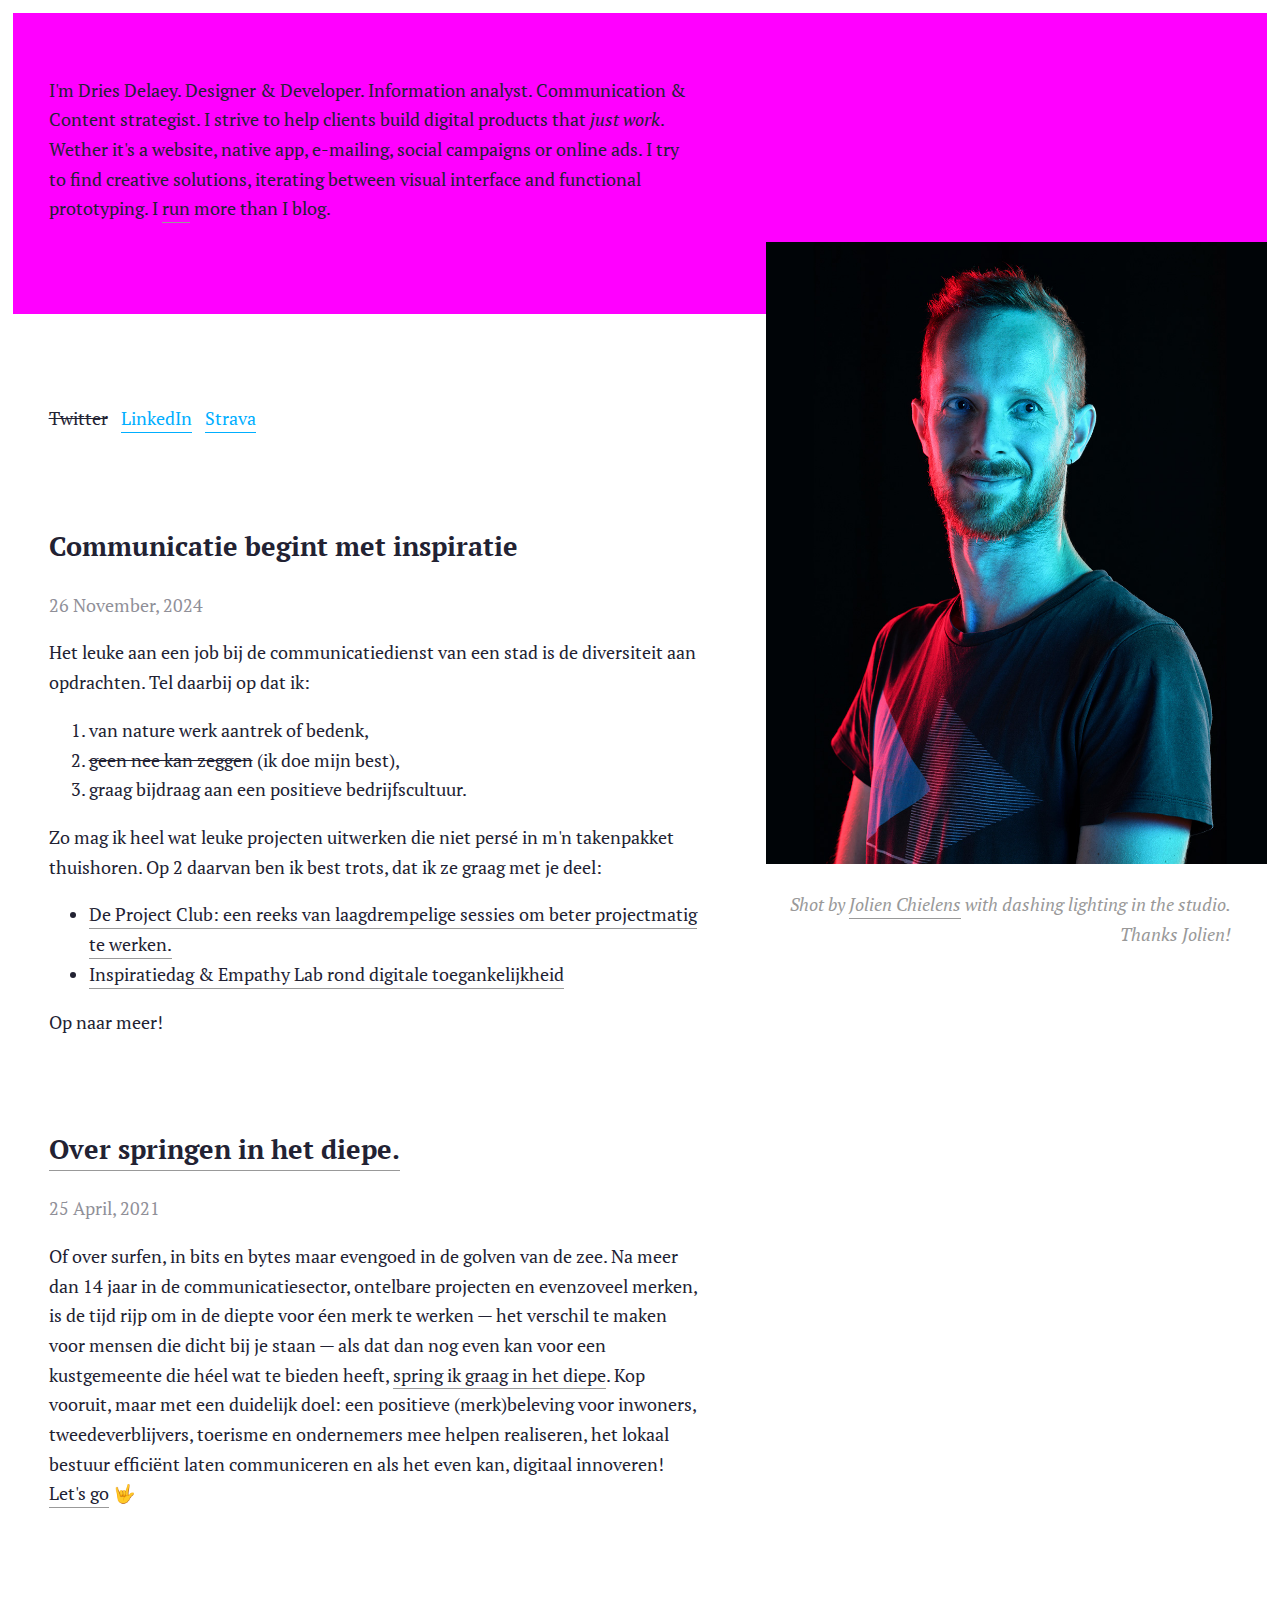
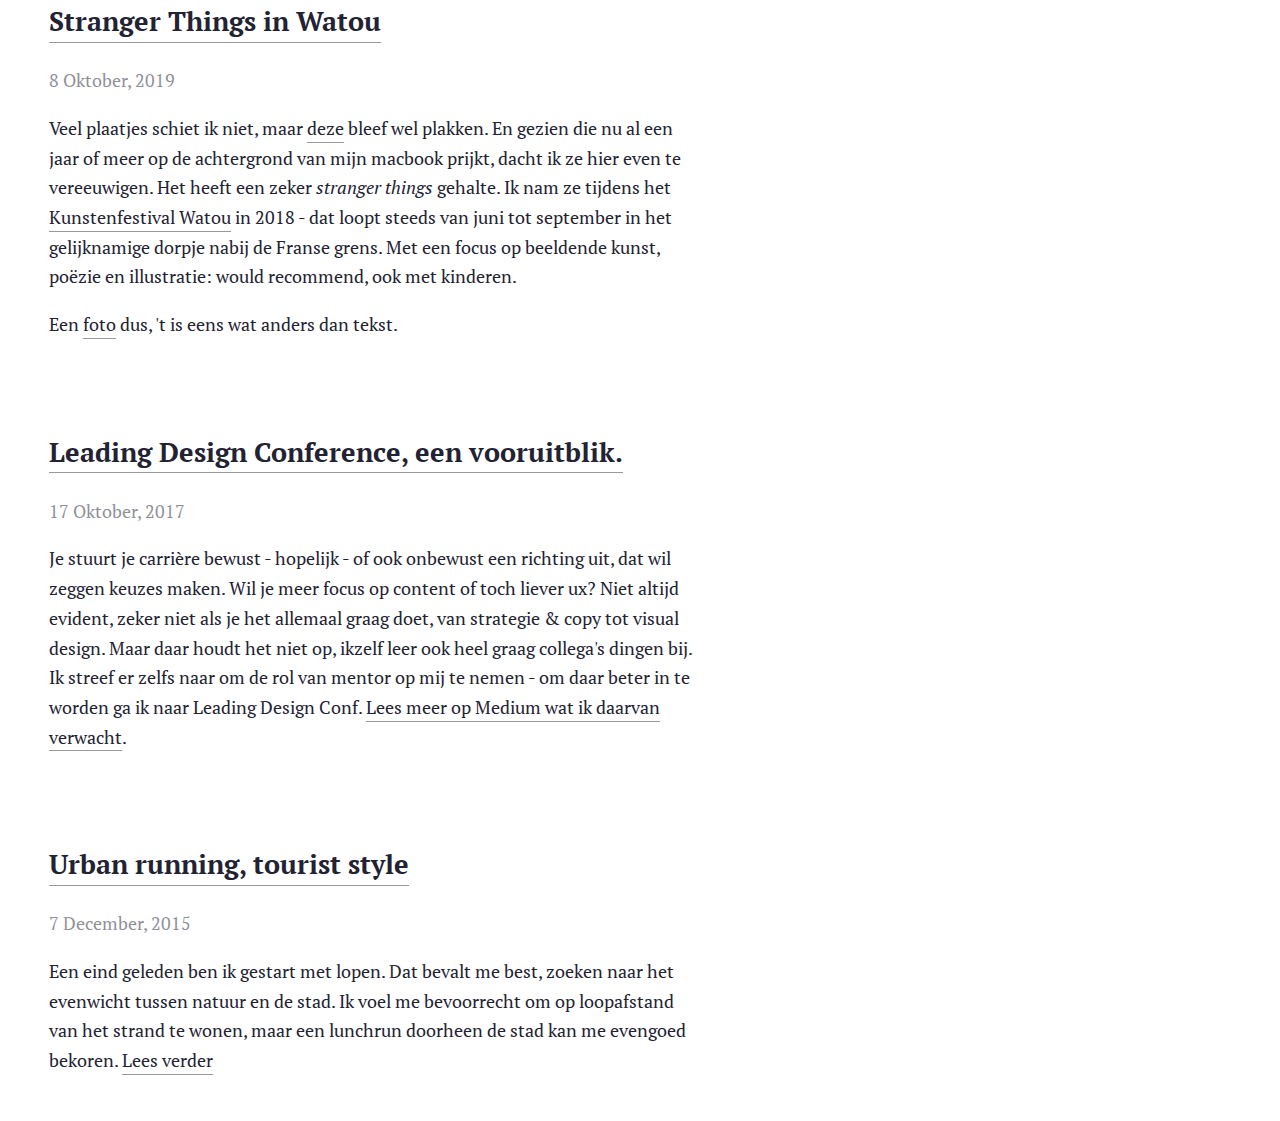
<file: index.html>
<!DOCTYPE html>
<html>
<head>
    <meta charset="utf-8">
    <meta name="author" content="Dries Delaey">
    <meta name="viewport" content="width=device-width, initial-scale=1">

    <meta name="description" content="Blog van Dries Delaey. Random thoughts on work, play & life.">
    <title>Blog van Dries Delaey. Random thoughts on work, play & life.</title>
    <link rel="stylesheet" href="css/style.css" />
    <link rel="stylesheet" href="https://stackpath.bootstrapcdn.com/font-awesome/4.7.0/css/font-awesome.min.css" />


    <script async src="https://www.googletagmanager.com/gtag/js?id=G-H7ZP394FNQ"></script>
    <script>
      window.dataLayer = window.dataLayer || [];
      function gtag(){dataLayer.push(arguments);}
      gtag('js', new Date());
      gtag('config', 'G-H7ZP394FNQ');
    </script>


</head>
<body>

<div class="hero">

  <section class="container">
  <p>I'm Dries Delaey. Designer & Developer. Information analyst. Communication & Content strategist. I strive to help clients build digital products that <em>just work</em>. Wether it's a website, native app, e-mailing, social campaigns or online ads. I try to find creative solutions, iterating between visual interface and functional prototyping. I <a href="https://www.strava.com/athletes/943701">run</a> more than I blog.</p>
  </section>

</div>

<div class="profile">
<img src="images/profile_180725.jpg" alt="profile picture from Dries Delaey - dashing shot by photographer Jolien Chielens, thanks!" alt="dashing shot by photographer Jolien Chielens, thanks!" />
<p><em>Shot by <a href="https://www.linkedin.com/in/jolien-chielens" target="_blank">Jolien Chielens</a> with dashing lighting in the studio. Thanks Jolien!</em></p>
</div>

  <footer>
  <p><s>Twitter</s> <a href="https://be.linkedin.com/in/driesdelaey">LinkedIn</a> <a href="https://www.strava.com/athletes/943701">Strava</a></p>
  </footer>
	
  <article>
    <h2>Communicatie begint met inspiratie</h2>
    <time datetime="2021-04-25T00:00:00+00:00">26 November, 2024</time>
    <p>Het leuke aan een job bij de communicatiedienst van een stad is de diversiteit aan opdrachten. Tel daarbij op dat ik:</p>
    <ol>
	    <li>van nature werk aantrek of bedenk,</li>
	    <li><s>geen nee kan zeggen</s> (ik doe mijn best),</li>
	    <li>graag bijdraag aan een positieve bedrijfscultuur.</li>
    </ol>
	  <p>Zo mag ik heel wat leuke projecten uitwerken die niet persé in m'n takenpakket thuishoren. Op 2 daarvan ben ik best trots, dat ik ze graag met je deel:</p>
	  <ul>
		  <li><a href="https://www.linkedin.com/pulse/de-project-club-dat-plezant-%25C3%25A9n-interessant-dries-delaey/">De Project Club: een reeks van laagdrempelige sessies om beter projectmatig te werken.</a></li>
		  <li><a href="https://www.linkedin.com/pulse/digitale-toegankelijkheid-toegankelijk-maken-dries-delaey-sqame/">Inspiratiedag & Empathy Lab rond digitale toegankelijkheid</a></li>
	  </ul>
	  <p>Op naar meer!</p>
  </article>
	
  <article>

    <h2><a href="https://driesdelaey.medium.com/zeg-niet-zomaar-een-nieuwe-job-2a8b5e2ee579" target="_blank">Over springen in het diepe.</a></h2>
    <time datetime="2021-04-25T00:00:00+00:00">25 April, 2021</time>
    <p>Of over surfen, in bits en bytes maar evengoed in de golven van de zee. Na meer dan 14 jaar in de communicatiesector, ontelbare projecten en evenzoveel merken, is de tijd rijp om in de diepte voor éen merk te werken — het verschil te maken voor mensen die dicht bij je staan — als dat dan nog even kan voor een kustgemeente die héel wat te bieden heeft, <a href="https://driesdelaey.medium.com/zeg-niet-zomaar-een-nieuwe-job-2a8b5e2ee579" target="_blank">spring ik graag in het diepe</a>. Kop vooruit, maar met een duidelijk doel: een positieve (merk)beleving voor inwoners, tweedeverblijvers, toerisme en ondernemers mee helpen realiseren, het lokaal bestuur efficiënt laten communiceren en als het even kan, digitaal innoveren! <a href="https://driesdelaey.medium.com/zeg-niet-zomaar-een-nieuwe-job-2a8b5e2ee579" target="_blank">Let's go</a> 🤟</p>

  </article>
	
  <article>

    <h2><a href="images/watou18.jpg" target="_blank">Stranger Things in Watou</a></h2>
    <time datetime="2019-10-08T00:00:00+00:00">8 Oktober, 2019</time>
    <p>Veel plaatjes schiet ik niet, maar <a href="images/watou18.jpg" target="_blank">deze</a> bleef wel plakken. En gezien die nu al een jaar of meer op de achtergrond van mijn macbook prijkt, dacht ik ze hier even te vereeuwigen. Het heeft een zeker <em>stranger things</em> gehalte. Ik nam ze tijdens het <a href="http://www.kunstenfestivalwatou.be" target="_blank">Kunstenfestival Watou</a> in 2018 - dat loopt steeds van juni tot september in het gelijknamige dorpje nabij de Franse grens. Met een focus op beeldende kunst, poëzie en illustratie: would recommend, ook met kinderen.</p><p>Een <a href="images/watou18.jpg" target="_blank">foto</a> dus, 't is eens wat anders dan tekst.</p>

  </article>

  <article>

    <h2><a href="https://medium.com/@driesdelaey/leading-design-conf-what-i-hope-to-learn-918cc0b79120" target="_blank">Leading Design Conference, een vooruitblik.</a></h2>
    <time datetime="2017-10-20T00:00:00+00:00">17 Oktober, 2017</time>
    <p>Je stuurt je carrière bewust - hopelijk - of ook onbewust een richting uit, dat wil zeggen keuzes maken. Wil je meer focus op content of toch liever ux? Niet altijd evident, zeker niet als je het allemaal graag doet, van strategie & copy tot visual design. Maar daar houdt het niet op, ikzelf leer ook heel graag collega's dingen bij. Ik streef er zelfs naar om de rol van mentor op mij te nemen - om daar beter in te worden ga ik naar Leading Design Conf. <a href="https://medium.com/@driesdelaey/leading-design-conf-what-i-hope-to-learn-918cc0b79120">Lees meer op Medium wat ik daarvan verwacht</a>.</p>

  </article>

  <article>

    <h2><a href="urban-running-tourist-style.html">Urban running, tourist style</a></h2>
    <time datetime="2015-12-7T00:00:00+00:00">7 December, 2015</time>
    <p>Een eind geleden ben ik gestart met lopen. Dat bevalt me best, zoeken naar het evenwicht tussen natuur en de stad. Ik voel me bevoorrecht om op loopafstand van het strand te wonen, maar een lunchrun doorheen de stad kan me evengoed bekoren. <a href="urban-running-tourist-style.html">Lees verder</a></p>

  </article>
	


</body>
</html>
</file>
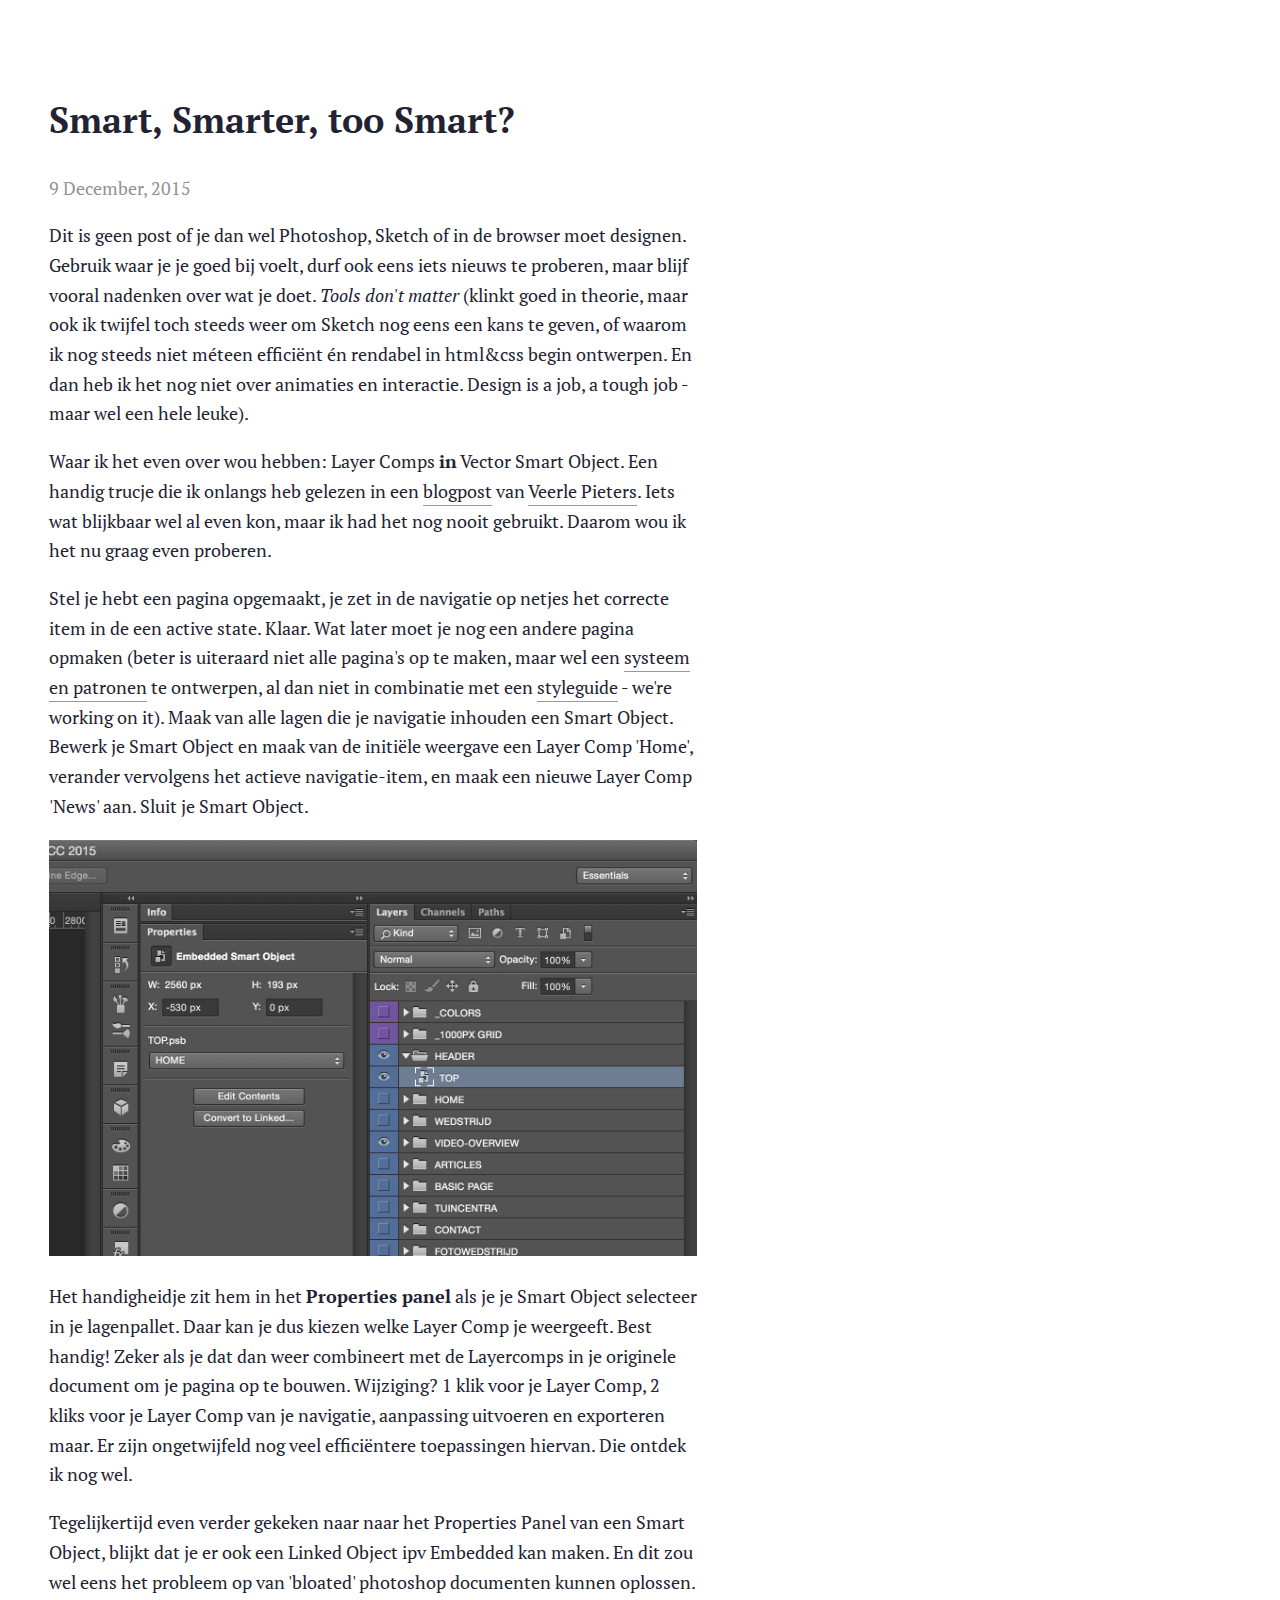
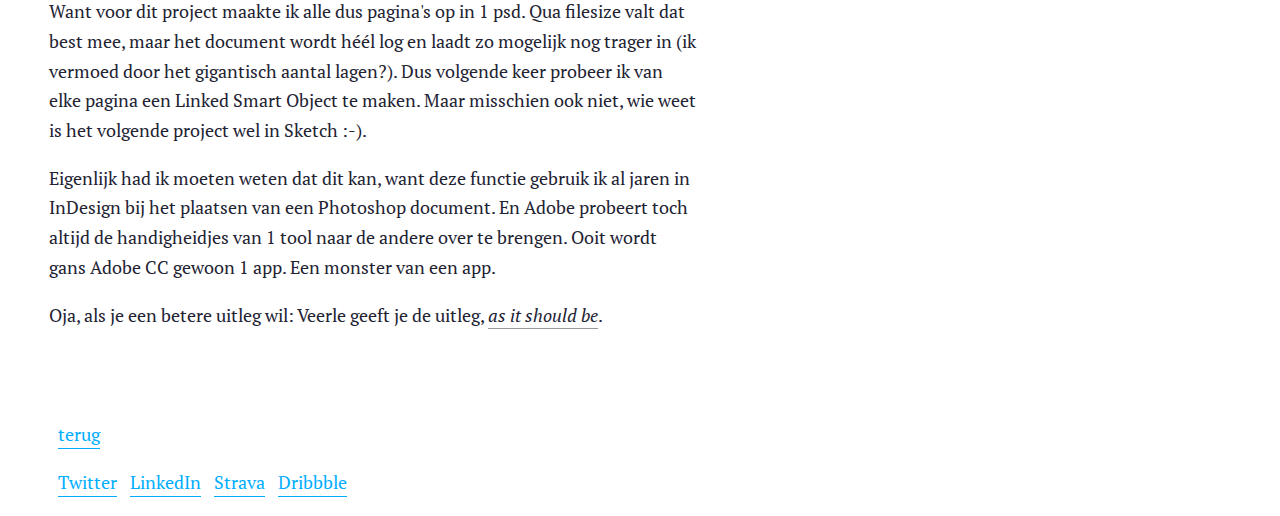
<file: photoshop-smart-objects.html>
<!DOCTYPE html>
<html>
<head>
    <meta charset="utf-8">
    <meta name="author" content="Dries Delaey">
    <meta name="viewport" content="width=device-width, initial-scale=1">

	<title>Smart, Smarter, Too Smart</title>
	
	<link rel="stylesheet" href="css/style.css" />

    <script>
      (function(i,s,o,g,r,a,m){i['GoogleAnalyticsObject']=r;i[r]=i[r]||function(){
      (i[r].q=i[r].q||[]).push(arguments)},i[r].l=1*new Date();a=s.createElement(o),
      m=s.getElementsByTagName(o)[0];a.async=1;a.src=g;m.parentNode.insertBefore(a,m)
      })(window,document,'script','//www.google-analytics.com/analytics.js','ga');

      ga('create', 'UA-63934531-1', 'auto');
      ga('send', 'pageview');

    </script>

</head>
<body>

<article>

	<h1>Smart, Smarter, too Smart?</h1>
	<time datetime="2015-12-9T00:00:00+00:00">9 December, 2015</time>
	<p>Dit is geen post of je dan wel Photoshop, Sketch of in de browser moet designen. Gebruik waar je je goed bij voelt, durf ook eens iets nieuws te proberen, maar blijf vooral nadenken over wat je doet. <em>Tools don't matter</em> (klinkt goed in theorie, maar ook ik twijfel toch steeds weer om Sketch nog eens een kans te geven, of waarom ik nog steeds niet méteen efficiënt én rendabel in html&css begin ontwerpen. En dan heb ik het nog niet over animaties en interactie.<!-- Of beter nog communicatie, naar de klant, de sales, development-collega's--> Design is a job, a tough job - maar wel een hele leuke). </p>

	<p>Waar ik het even over wou hebben: Layer Comps <strong>in</strong> Vector Smart Object. Een handig trucje die ik onlangs heb gelezen in een <a href="http://veerle.duoh.com/design/article/the_design_process_of_the_carenzorgt_web_site">blogpost</a> van <a href="https://twitter.com/vpieters">Veerle Pieters</a>. Iets wat blijkbaar wel al even kon, maar ik had het nog nooit gebruikt. Daarom wou ik het nu graag even proberen.</p>

	<p>Stel je hebt een pagina opgemaakt, je zet in de navigatie op netjes het correcte item in de een active state. Klaar. Wat later moet je nog een andere pagina opmaken (beter is uiteraard niet alle pagina's op te maken, maar wel een <a href="http://atomicdesign.bradfrost.com/table-of-contents/">systeem en patronen</a> te ontwerpen, al dan niet in combinatie met een <a href="http://styleguides.io/">styleguide</a> - we're working on it). Maak van alle lagen die je navigatie inhouden een Smart Object. Bewerk je Smart Object en maak van de initiële weergave een Layer Comp 'Home', verander vervolgens het actieve navigatie-item, en maak een nieuwe Layer Comp 'News' aan. Sluit je Smart Object.</p>

	<div class="imagery">
		<img src="images/smart-objects.jpg" />
	</div>

	<p>Het handigheidje zit hem in het <strong>Properties panel</strong> als je je Smart Object selecteer in je lagenpallet. Daar kan je dus kiezen welke Layer Comp je weergeeft. Best handig! Zeker als je dat dan weer combineert met de Layercomps in je originele document om je pagina op te bouwen. Wijziging? 1 klik voor je Layer Comp, 2 kliks voor je Layer Comp van je navigatie, aanpassing uitvoeren en exporteren maar. Er zijn ongetwijfeld nog veel efficiëntere toepassingen hiervan. Die ontdek ik nog wel.</p>

	<p>Tegelijkertijd even verder gekeken naar naar het Properties Panel van een Smart Object, blijkt dat je er ook een Linked Object ipv Embedded kan maken. En dit zou wel eens het probleem op van 'bloated' photoshop documenten kunnen oplossen. Want voor dit project maakte ik alle dus pagina's op in 1 psd. Qua filesize valt dat best mee, maar het document wordt héél log en laadt zo mogelijk nog trager in (ik vermoed door het gigantisch aantal lagen?). Dus volgende keer probeer ik van elke pagina een Linked Smart Object te maken. Maar misschien ook niet, wie weet is het volgende project wel in Sketch :-).</p>

	<p>Eigenlijk had ik moeten weten dat dit kan, want deze functie gebruik ik al jaren in InDesign bij het plaatsen van een Photoshop document. En Adobe probeert toch altijd de handigheidjes van 1 tool naar de andere over te brengen. Ooit wordt gans Adobe CC gewoon 1 app. Een monster van een app.</p>

	<p>Oja, als je een betere uitleg wil: Veerle geeft je de uitleg, <a href="http://veerle.duoh.com/design/article/using_linked_smartobjects_in_combination_with_layercomps_in_photoshop_cc"><em>as it should be</em></a>.

	
	


</article>


<footer>
<p><a href="index.html">terug</a></p>
<p><a href="https://twitter.com/driesdelaey">Twitter</a> <a href="https://be.linkedin.com/in/driesdelaey">LinkedIn</a> <a href="https://www.strava.com/athletes/943701">Strava</a> <a href="https://dribbble.com/driesdelaey">Dribbble</a></p>
</footer>


</body>
</html>
</file>
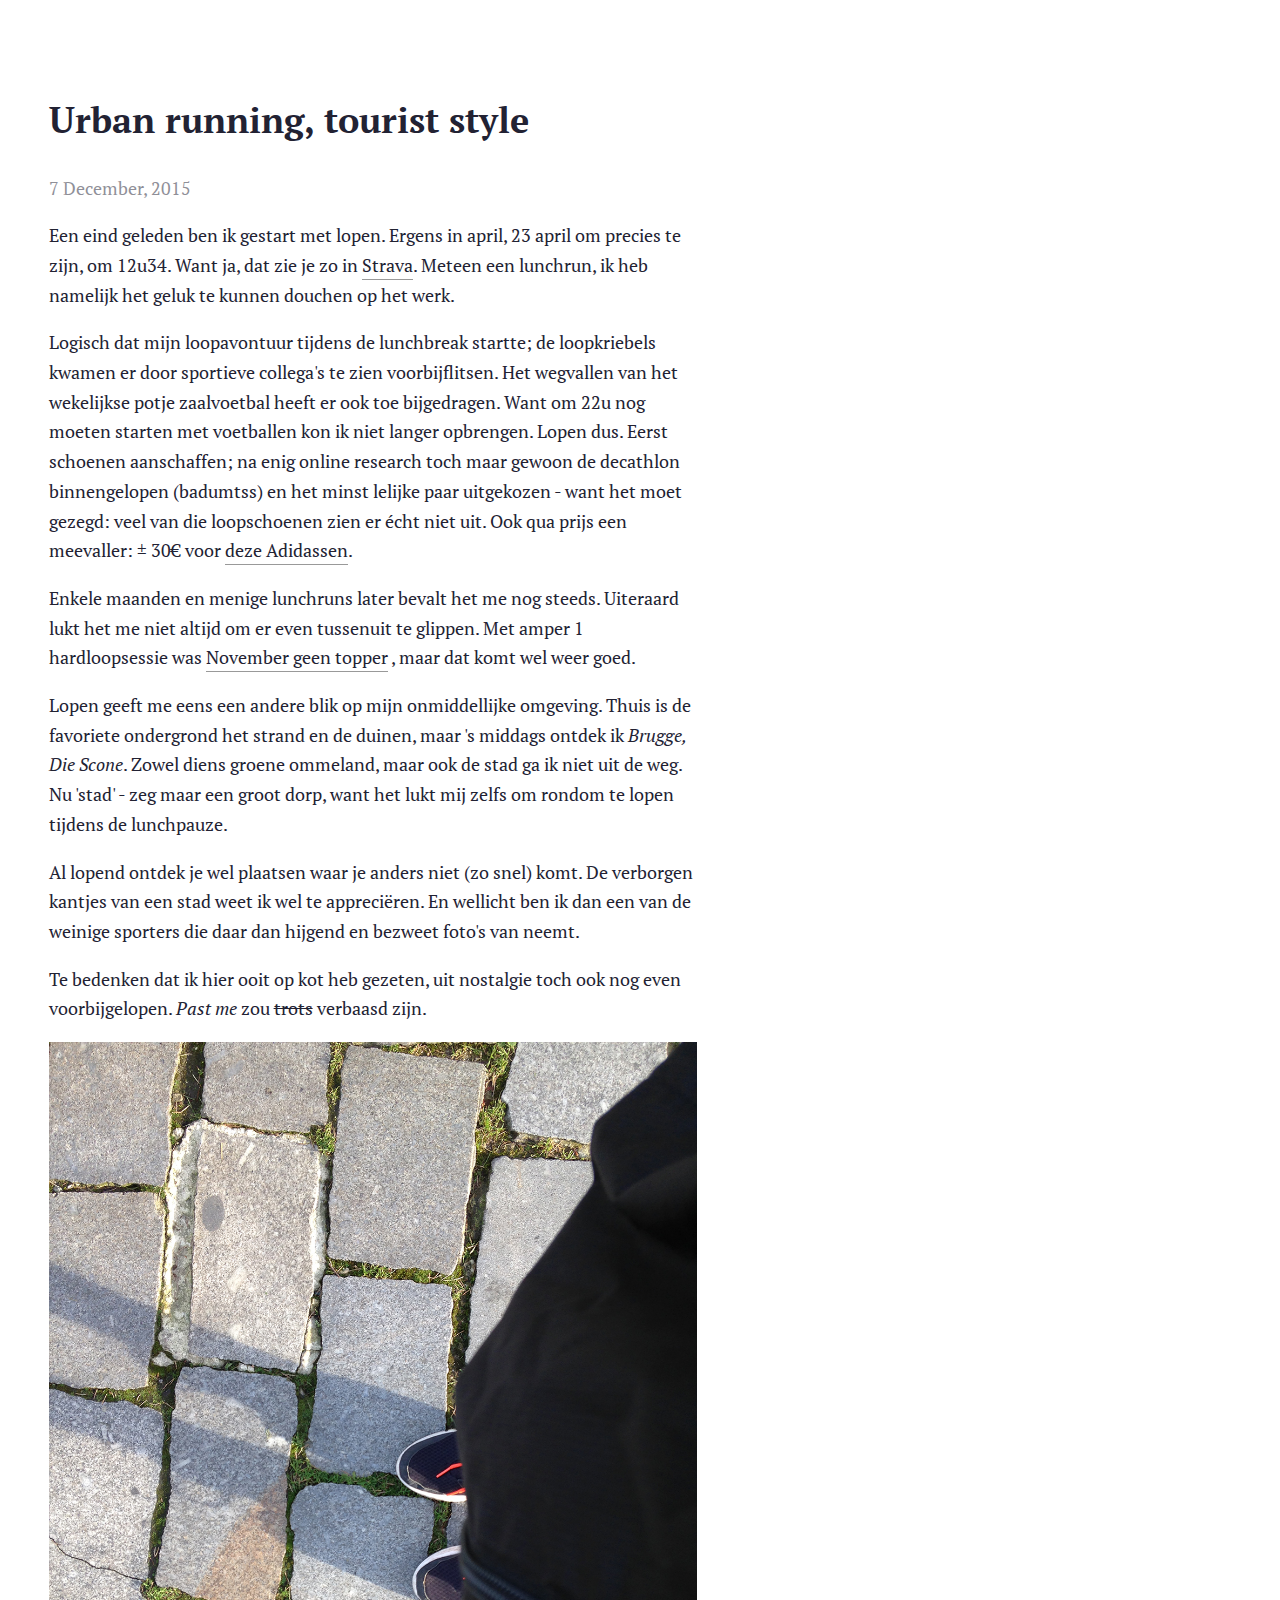
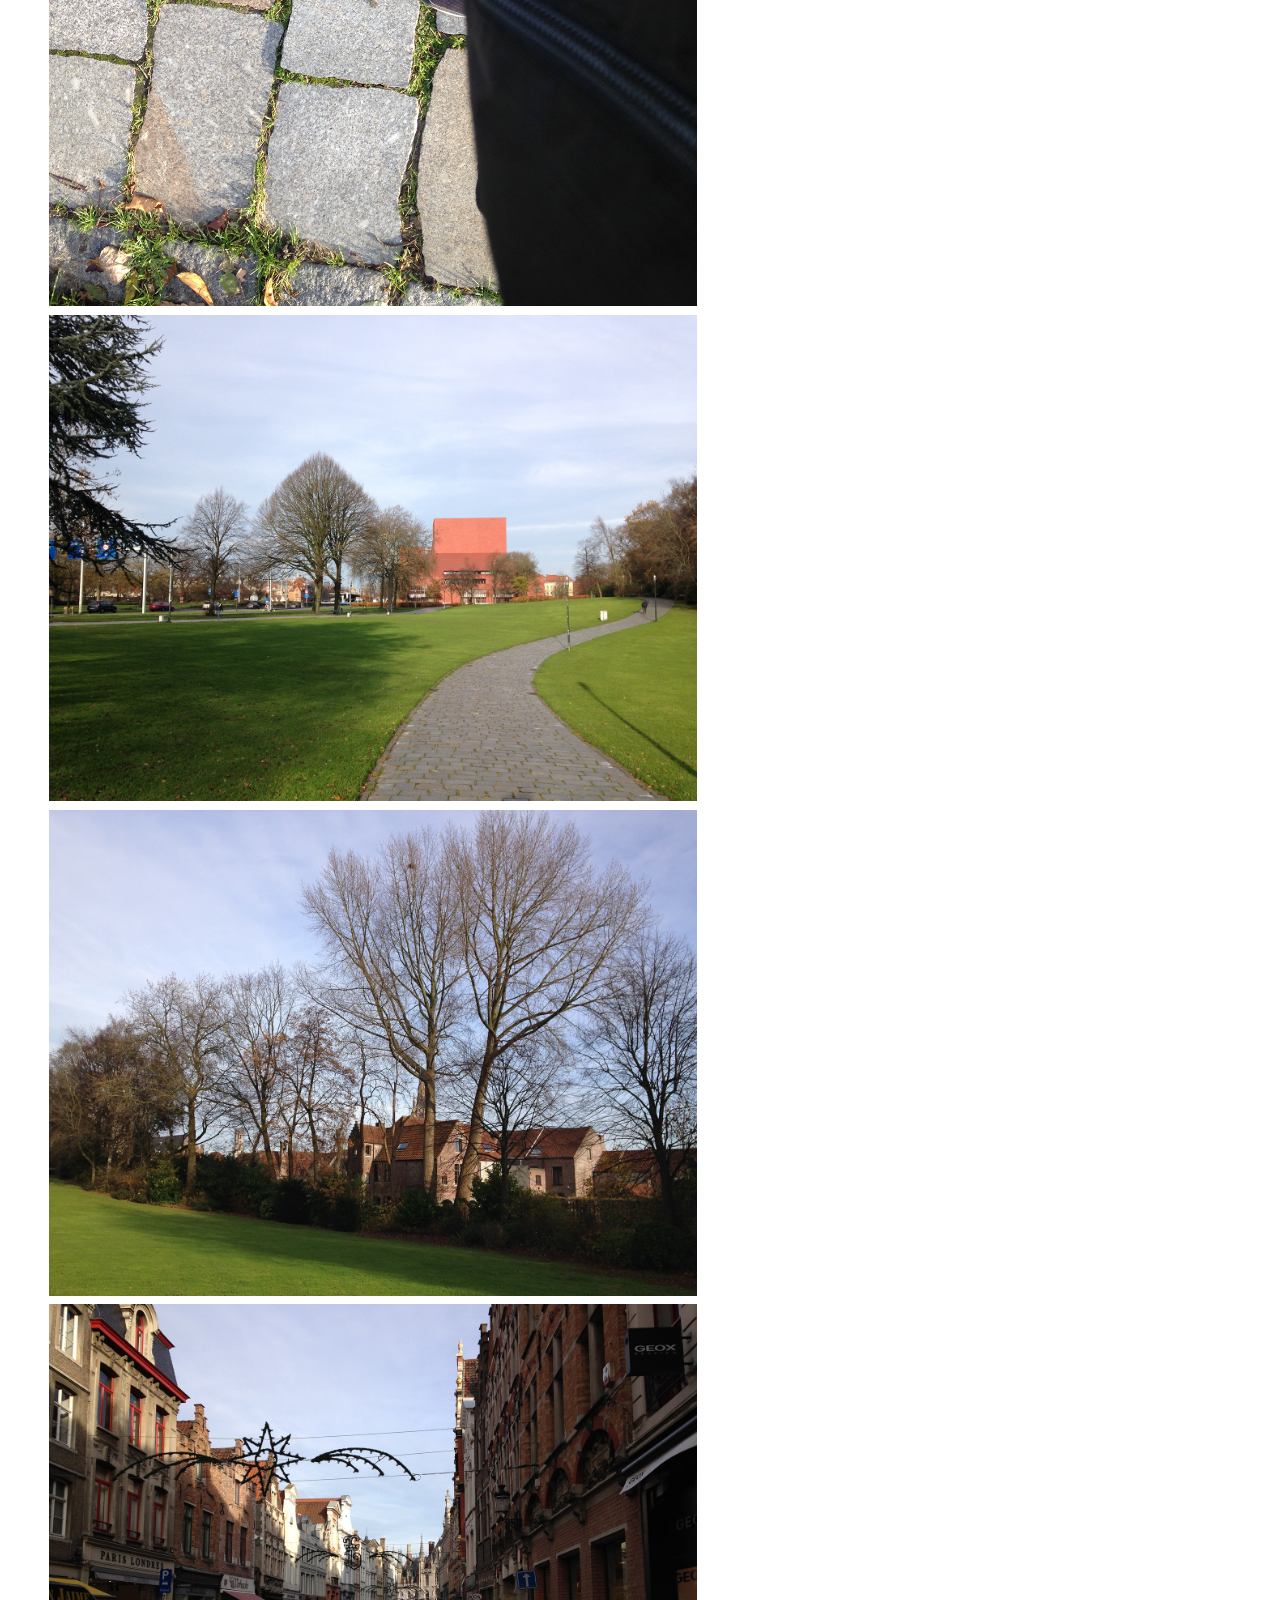
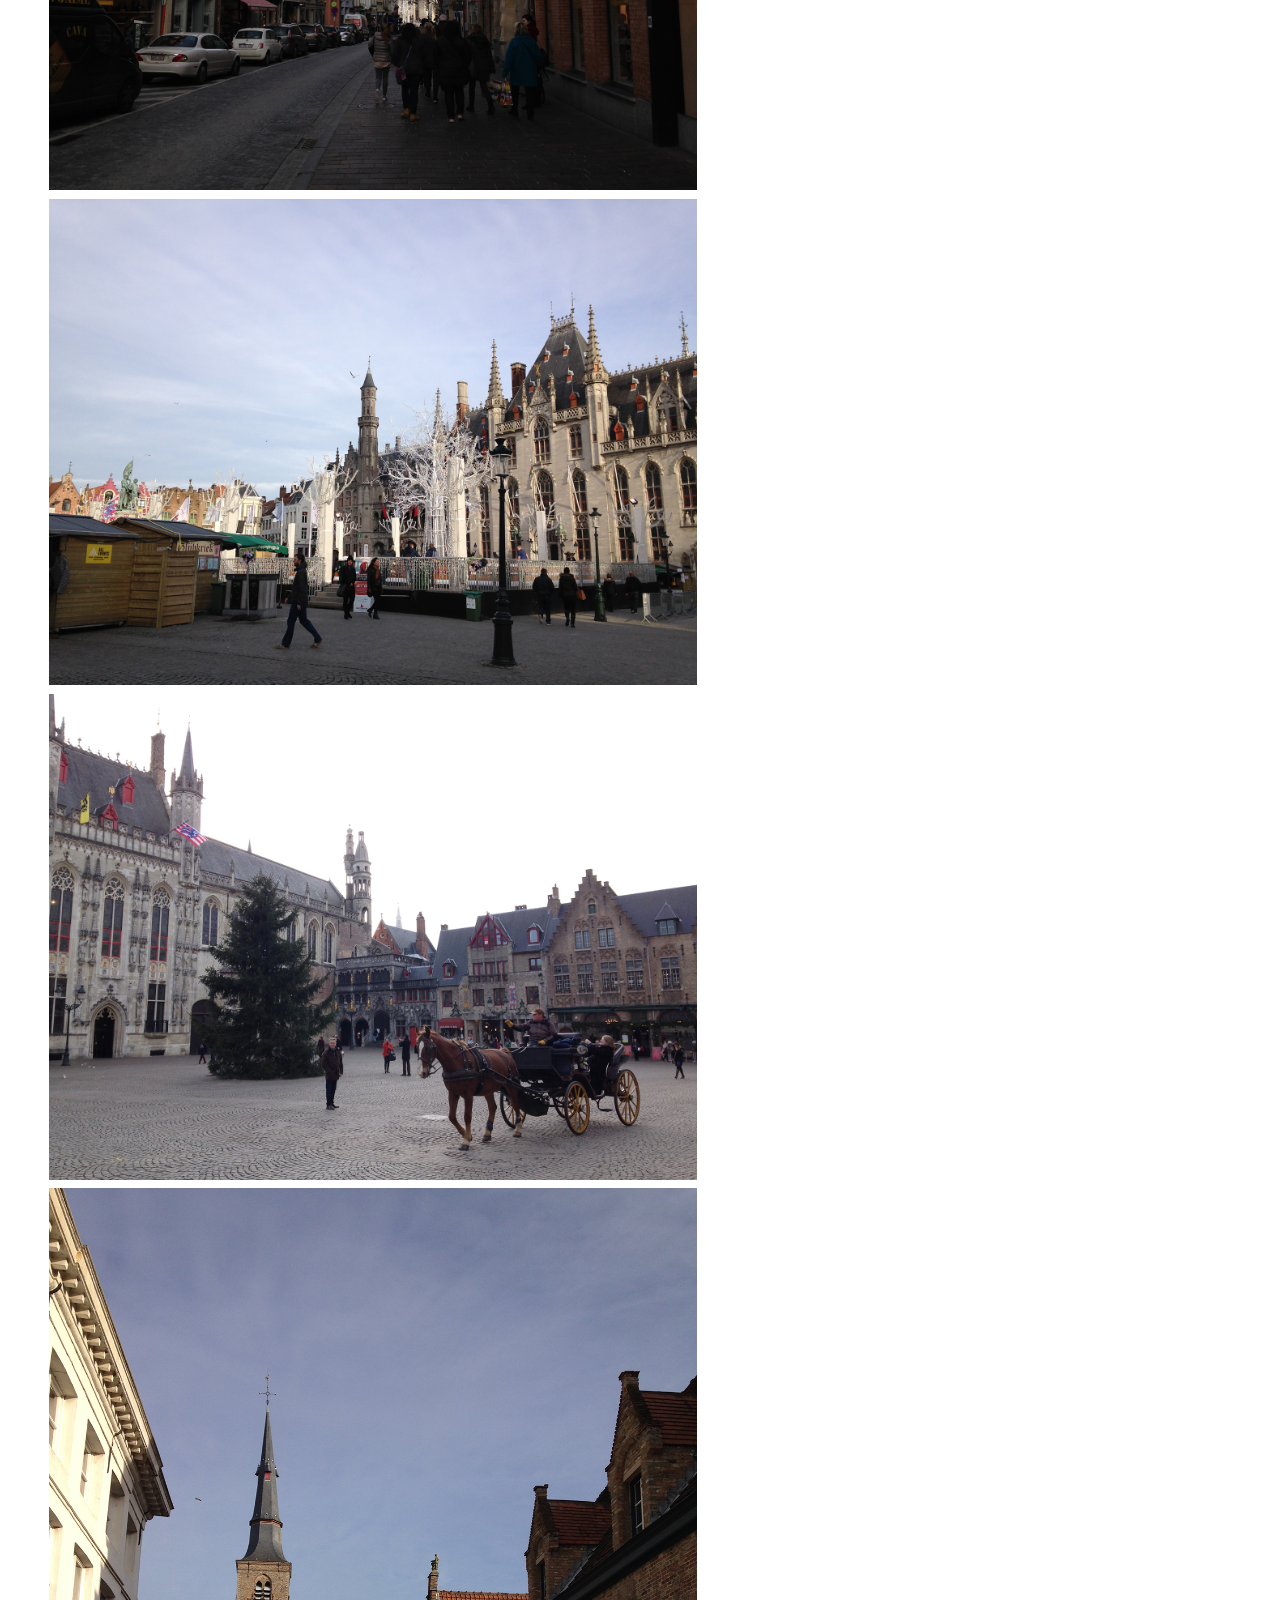
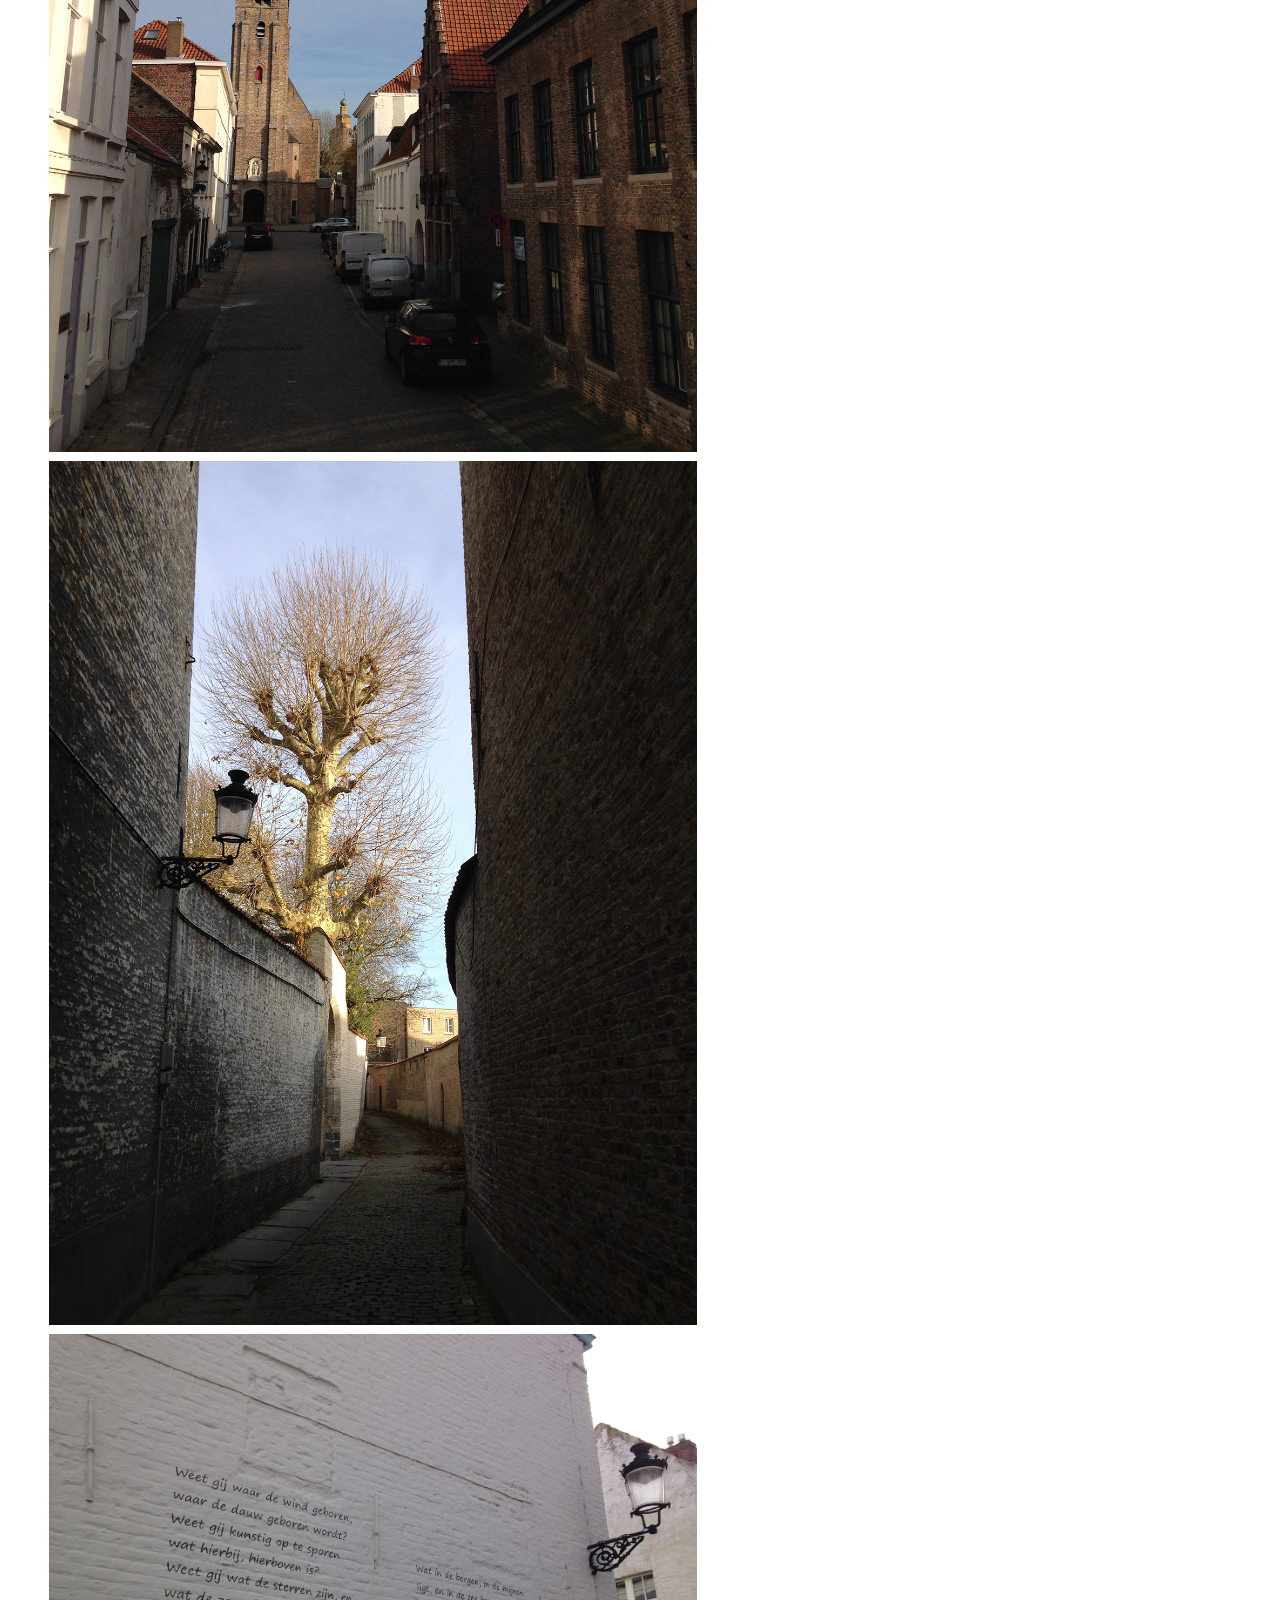
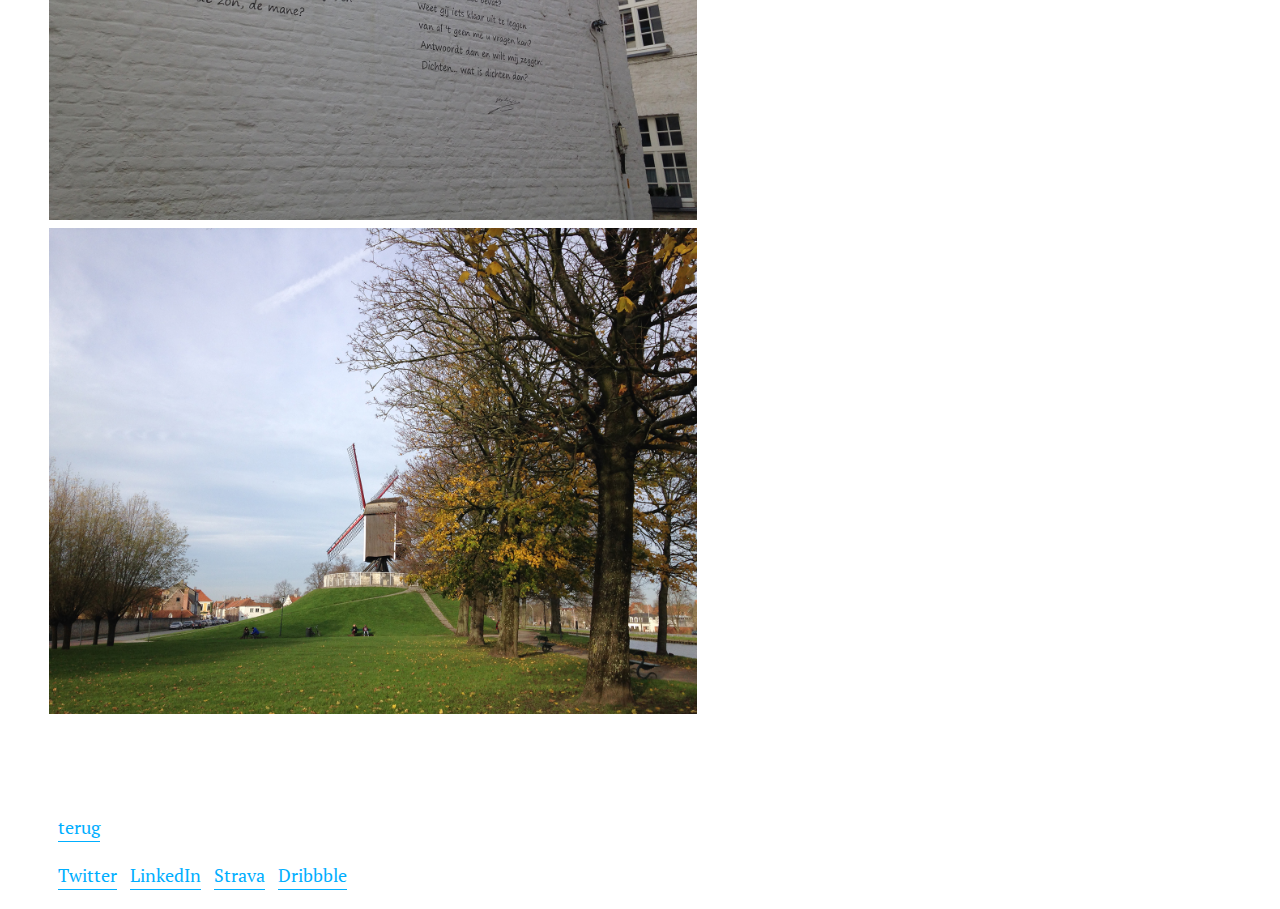
<file: urban-running-tourist-style.html>
<!DOCTYPE html>
<html>
<head>
    <meta charset="utf-8">
    <meta name="author" content="Dries Delaey">
    <meta name="viewport" content="width=device-width, initial-scale=1">

	<title>Urban running, tourist style</title>
	
	<link rel="stylesheet" href="css/style.css" />

    <script>
      (function(i,s,o,g,r,a,m){i['GoogleAnalyticsObject']=r;i[r]=i[r]||function(){
      (i[r].q=i[r].q||[]).push(arguments)},i[r].l=1*new Date();a=s.createElement(o),
      m=s.getElementsByTagName(o)[0];a.async=1;a.src=g;m.parentNode.insertBefore(a,m)
      })(window,document,'script','//www.google-analytics.com/analytics.js','ga');

      ga('create', 'UA-63934531-1', 'auto');
      ga('send', 'pageview');

    </script>

</head>
<body>

<article>

	<h1>Urban running, tourist style</h1>
	<time datetime="2015-12-7T00:00:00+00:00">7 December, 2015</time>
	<p>Een eind geleden ben ik gestart met lopen. Ergens in april, 23 april om precies te zijn, om 12u34. Want ja, dat zie je zo in <a href="https://www.strava.com/activities/290958074">Strava</a>. Meteen een lunchrun, ik heb namelijk het geluk te kunnen douchen op het werk.</p>

	<p>Logisch dat mijn loopavontuur tijdens de lunchbreak startte; de loopkriebels kwamen er door sportieve collega's te zien voorbijflitsen. Het wegvallen van het wekelijkse potje zaalvoetbal heeft er ook toe bijgedragen. Want om 22u nog moeten starten met voetballen kon ik niet langer opbrengen. Lopen dus. Eerst schoenen aanschaffen; na enig online research toch maar gewoon de decathlon binnengelopen (badumtss) en het minst lelijke paar uitgekozen - want het moet gezegd: veel van die loopschoenen zien er &eacute;cht niet uit. Ook qua prijs een meevaller: &plusmn; 30&euro; voor <a href="http://www.amazon.com/adidas-Performance-Galaxy-Elite-Running/dp/B00Q8QSJ30">deze Adidassen</a>.</p>

	<p>Enkele maanden en menige lunchruns later bevalt het me nog steeds. Uiteraard lukt het me niet altijd om er even tussenuit te glippen. Met amper 1 hardloopsessie was <a href="https://www.strava.com/athlete/training/log">November geen topper</a> , maar dat komt wel weer goed.</p>

	<p>Lopen geeft me eens een andere blik op mijn onmiddellijke omgeving. Thuis is de favoriete ondergrond het strand en de duinen, maar 's middags ontdek ik <em>Brugge, Die Scone</em>. Zowel diens groene ommeland, maar ook de stad ga ik niet uit de weg. Nu 'stad' - zeg maar een groot dorp, want het lukt mij zelfs om rondom te lopen tijdens de lunchpauze.</p>

	<p>Al lopend ontdek je wel plaatsen waar je anders niet (zo snel) komt. De verborgen kantjes van een stad weet ik wel te appreci&euml;ren. En wellicht ben ik dan een van de weinige sporters die daar dan hijgend en bezweet foto's van neemt.</p>

	<p>Te bedenken dat ik hier ooit op kot heb gezeten, uit nostalgie toch ook nog even voorbijgelopen. <em>Past me</em> zou <strike>trots</strike> verbaasd zijn.</p>

	<div class="imagery">
		<img src="images/IMG_3168.jpg" />
		<img src="images/IMG_3169.jpg" />
		<img src="images/IMG_3170.jpg" />
		<img src="images/IMG_3171.jpg" />
		<img src="images/IMG_3172.jpg" />
		<img src="images/IMG_3173.jpg" />
		<img src="images/IMG_3175.jpg" />
		<img src="images/IMG_3177.jpg" />
		<img src="images/IMG_3178.jpg" />
		<img src="images/IMG_3179.jpg" />
	</div>

</article>



<footer>
<p><a href="index.html">terug</a></p>
<p><a href="https://twitter.com/driesdelaey">Twitter</a> <a href="https://be.linkedin.com/in/driesdelaey">LinkedIn</a> <a href="https://www.strava.com/athletes/943701">Strava</a> <a href="https://dribbble.com/driesdelaey">Dribbble</a></p>
</footer>

</body>
</html>
</file>
<file: css/style.css>
@import url(https://fonts.googleapis.com/css?family=PT+Serif:400,400italic,700);

:root {
  --background-color: #fff;
  --text-color: #223;
  --light-color: #999;
}


@media (prefers-color-scheme: dark) {
	:root {
	  --background-color: #222;
	  --text-color: #dde;
	  --light-color: #777;
	}
}

body {
	font-family: 'PT Serif', serif;
	font-size: 112.5%;
	line-height: 1.65em;
	background-color: var(--background-color);
  	color: var(--text-color);
	margin: .7em;
}

h1, h2 {
	line-height: 1.65em;
}

.container,
section,
article,
footer {
	max-width: 90%;
	margin: 0 0 0 1.4em;
}
@media (min-width: 468px) {
	.container,
	section,
	article,
	footer {
		margin: 0 0 0 2em;
	}
}
@media (min-width: 768px) {
	.container,
	section,
	article,
	footer {
		max-width: 36em;
	}
}

.profile {
	display: block;
	width: 80%;
	margin: -3em auto 2em auto;
	text-align: right;
  	color: var(--light-color);
}
.profile p {
	margin-right: 2em;
}

@media (min-width: 568px) {
	.profile {
		float: right;
		width: 40%;
		margin-top: -4em;
		margin-left: 2em;
	}
}

section,
article {
	margin-top: 5em;
	margin-bottom: 2.5em;
}

time {
	opacity: .5;
}

img {
	max-width: 100%;
}

a {
	color: inherit;
	text-decoration: none;
	border-bottom: 1px solid var(--light-color);
	padding-bottom: .1em;
   	transition: color .5s ease-in-out, border .5s ease-in-out;
}
a::after {
	/*content: '→';*/
}
a:hover {
	color: #4fd1cd;
	border-color: #4fd1cd;
}
.fa {
	font-size: .8em;
	margin-right: .2em;
}
footer {
	margin-top: 5em;
}
footer a {
	color: #00aeff;	
	border-color: #00aeff;
	margin-left: .5em;
}
footer a:hover {
}


/* HERO */
.hero {
	padding-top: 2.5em;
	padding-bottom: 4em;
	background-color: #ff00ff;
	animation: colorcycle 16s infinite; 
}

@keyframes colorcycle {
  0%   {background: #00aeff;}
  25%  {background: #a24de3;}
  50%  {background: #f45a4a;}
  75%  {background: #4fd1cd;}
  100% {background: #00aeff;}
}
</file>
